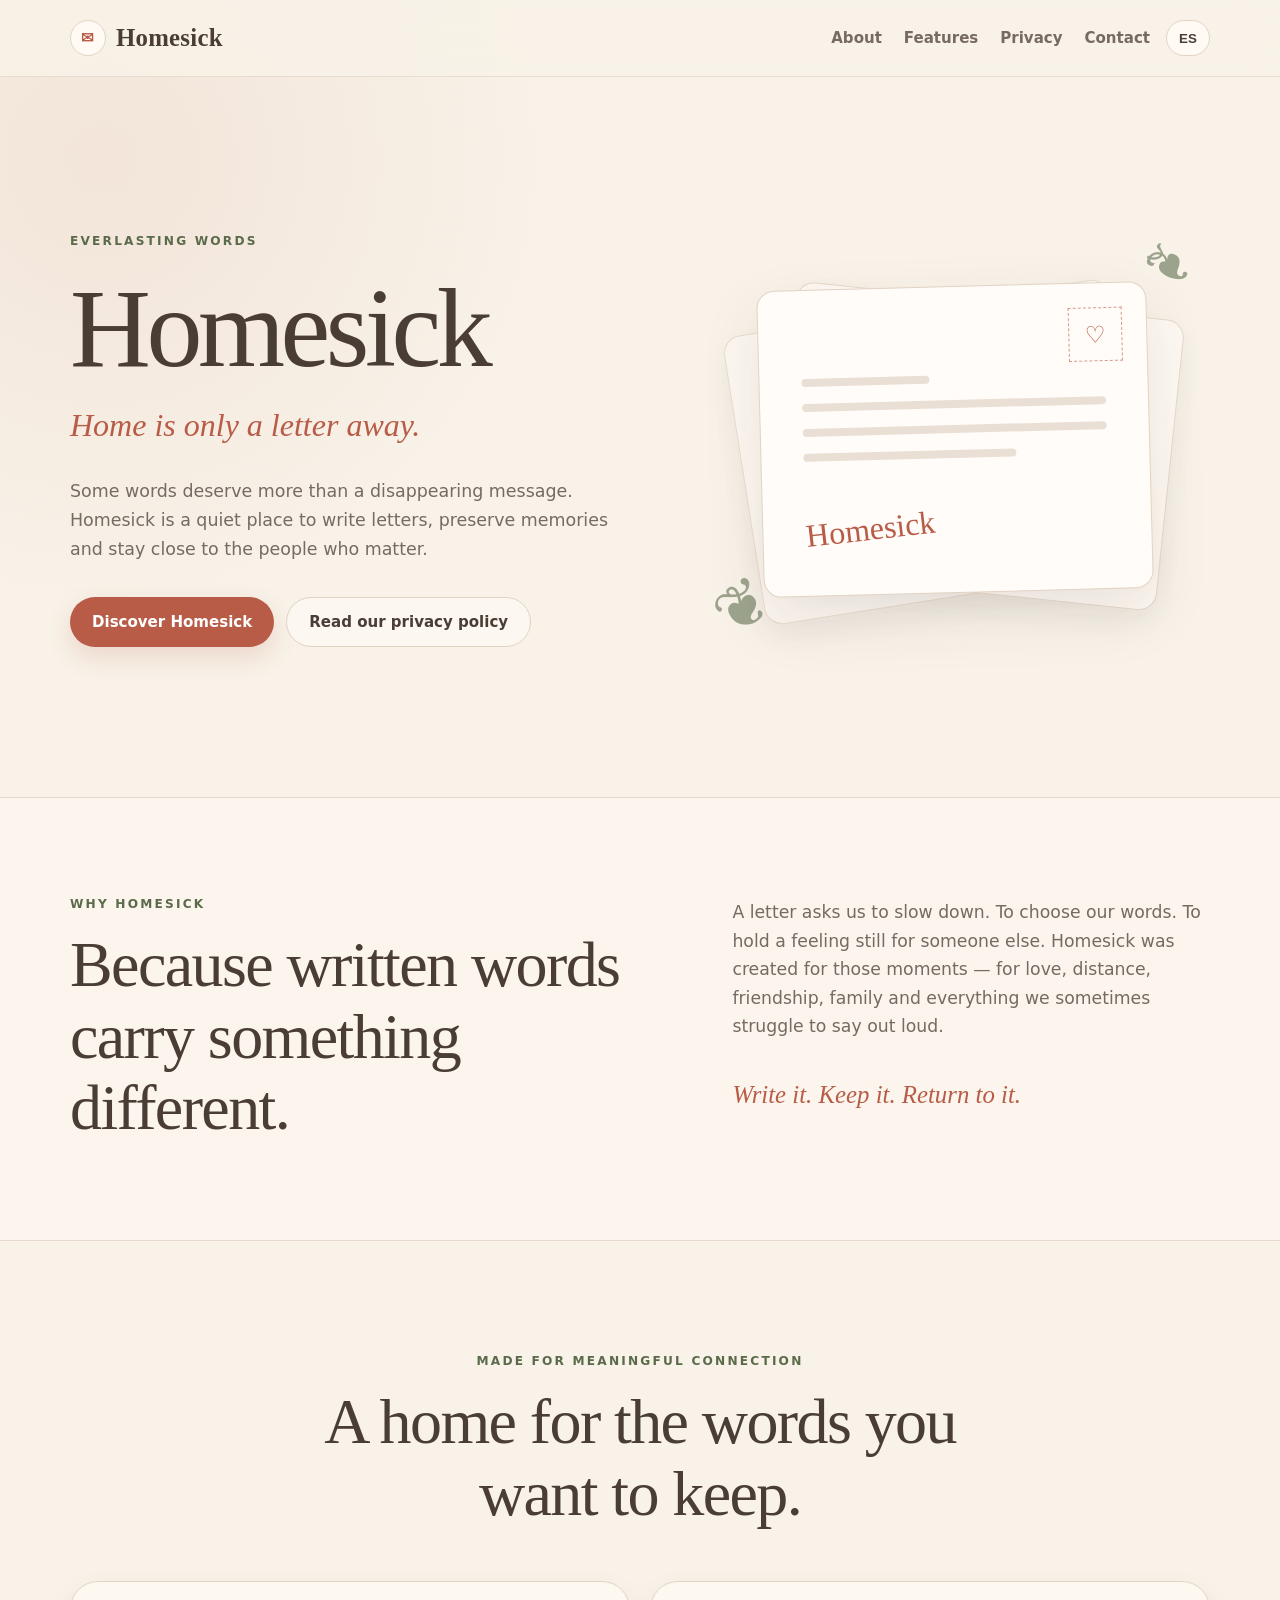
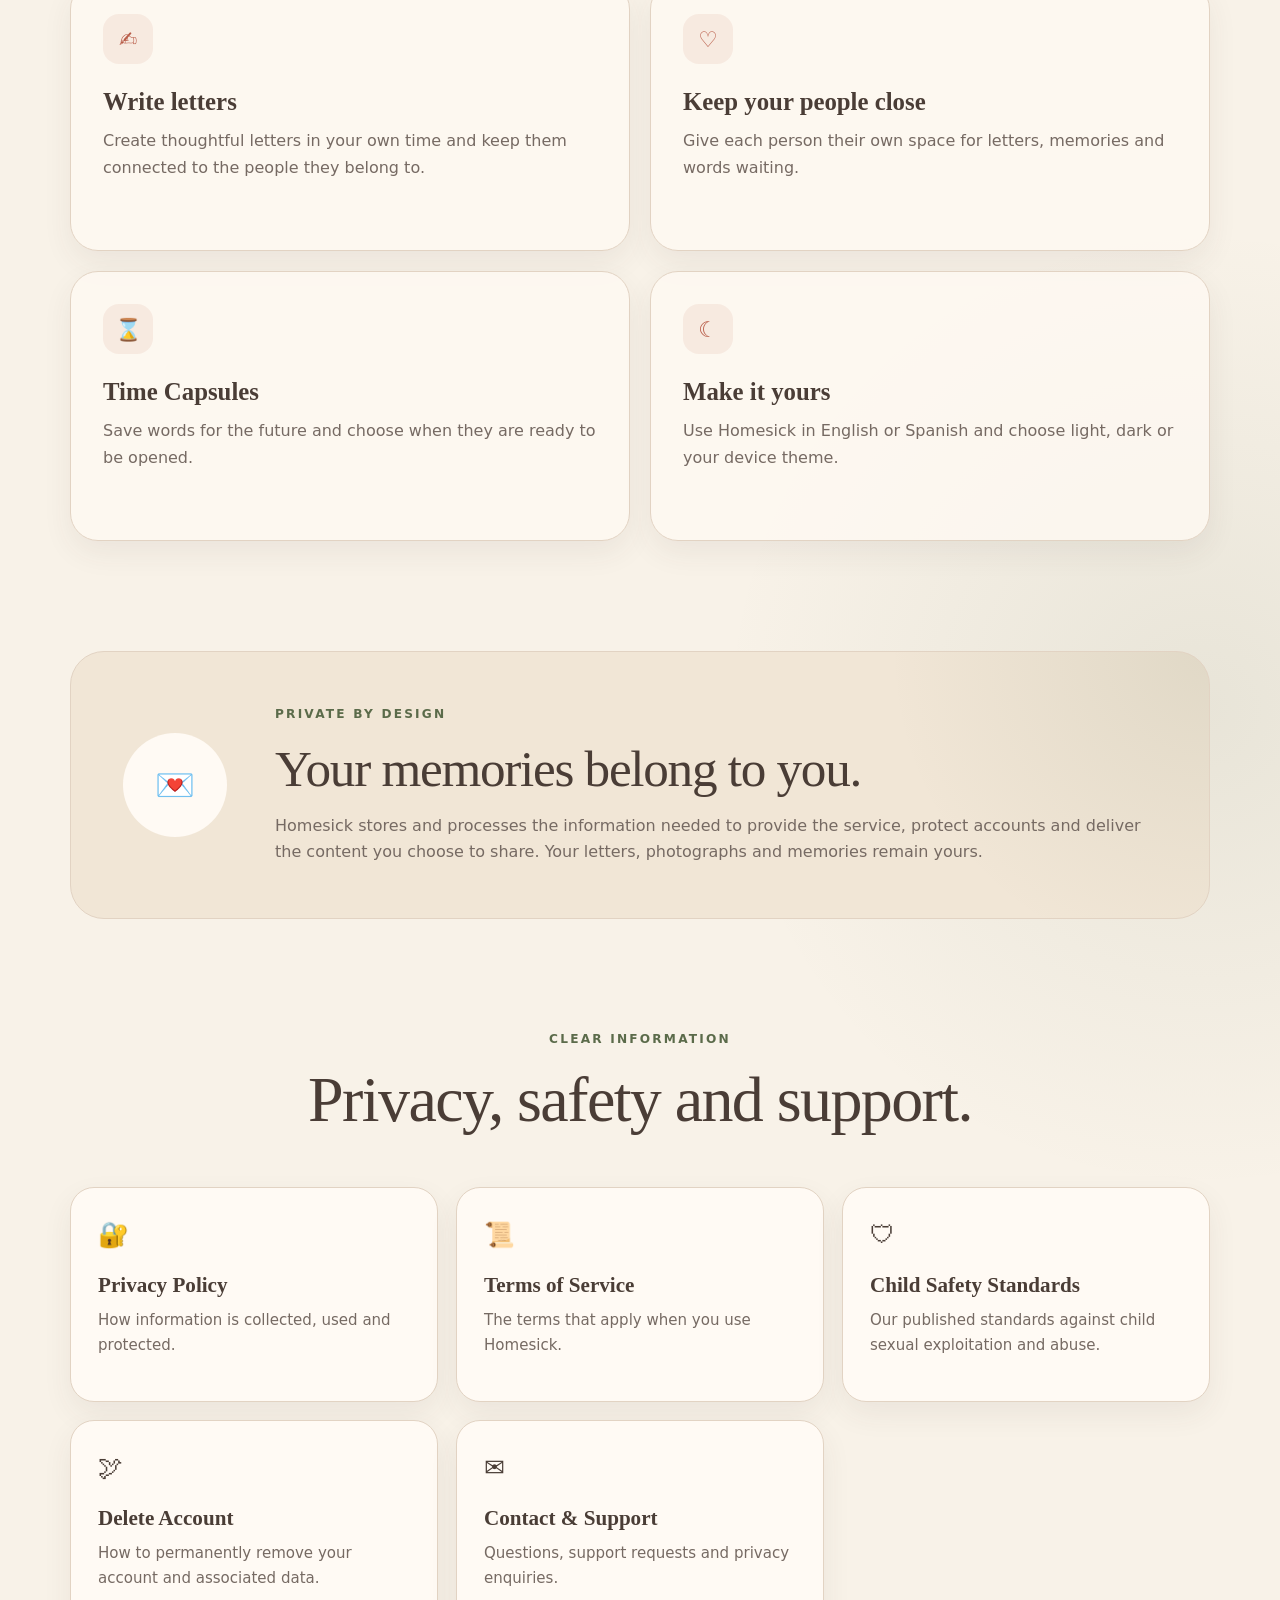
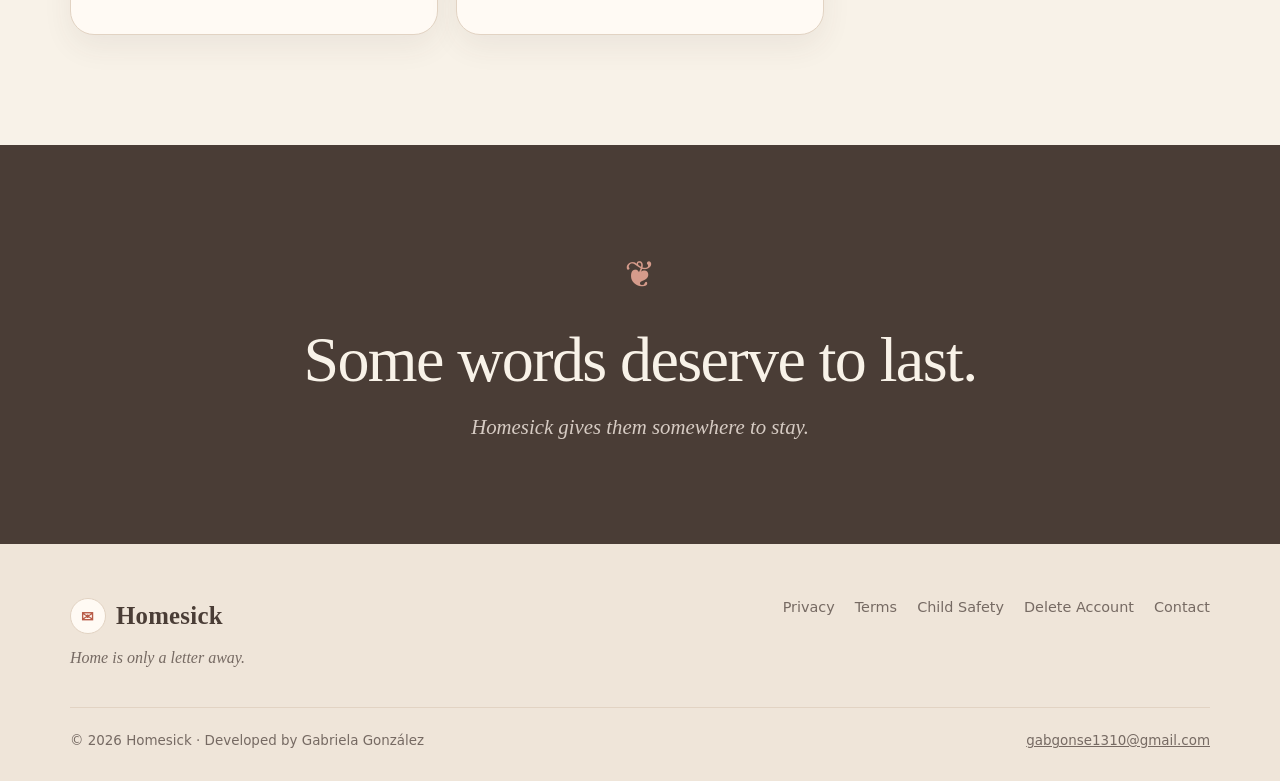
<file: index.html>
<!doctype html>
<html lang="en">
<head>
  <meta charset="utf-8">
  <meta name="viewport" content="width=device-width, initial-scale=1">
  <meta name="theme-color" content="#F8F2E8">
  <meta name="description" content="Homesick is a private letter-writing and time capsule app for meaningful connections. Home is only a letter away.">
  <title>Homesick · Home is only a letter away</title>
  <link rel="stylesheet" href="style.css">
  <script defer src="script.js"></script>
</head>
<body>
  <header class="site-header">
    <div class="wrapper nav">
      <a class="brand" href="index.html" aria-label="Homesick home">
        <span class="brand-mark" aria-hidden="true">✉</span>
        <span>Homesick</span>
      </a>

      <div class="nav-actions">
        <nav class="nav-links" aria-label="Main navigation">
          <a href="#about" data-en="About" data-es="Sobre Homesick">About</a>
          <a href="#features" data-en="Features" data-es="Funciones">Features</a>
          <a href="#privacy" data-en="Privacy" data-es="Privacidad">Privacy</a>
          <a href="contact.html" data-en="Contact" data-es="Contacto">Contact</a>
        </nav>

        <button class="language-toggle" id="languageToggle" type="button" aria-label="Switch language">
          <span id="languageLabel">ES</span>
        </button>
      </div>
    </div>
  </header>

  <main>
    <section class="hero wrapper">
      <div class="hero-copy">
        <p class="eyebrow" data-en="Everlasting words" data-es="Palabras que permanecen">
          Everlasting words
        </p>

        <h1>Homesick</h1>

        <p class="tagline"
           data-en="Home is only a letter away."
           data-es="El hogar está a solo una carta de distancia.">
          Home is only a letter away.
        </p>

        <p class="lead"
           data-en="Some words deserve more than a disappearing message. Homesick is a quiet place to write letters, preserve memories and stay close to the people who matter."
           data-es="Algunas palabras merecen más que un mensaje que desaparece. Homesick es un espacio tranquilo para escribir cartas, guardar recuerdos y sentir cerca a las personas que importan.">
          Some words deserve more than a disappearing message. Homesick is a quiet place to write letters, preserve memories and stay close to the people who matter.
        </p>

        <div class="hero-actions">
          <a class="button primary" href="#features"
             data-en="Discover Homesick"
             data-es="Descubre Homesick">
            Discover Homesick
          </a>
          <a class="button secondary" href="privacy.html"
             data-en="Read our privacy policy"
             data-es="Lee nuestra política de privacidad">
            Read our privacy policy
          </a>
        </div>
      </div>

      <div class="hero-art" aria-hidden="true">
        <div class="letter-stack letter-back"></div>
        <div class="letter-stack letter-mid"></div>
        <div class="letter-card">
          <div class="stamp">♡</div>
          <div class="letter-line short"></div>
          <div class="letter-line"></div>
          <div class="letter-line"></div>
          <div class="letter-line medium"></div>
          <div class="signature">Homesick</div>
        </div>
        <span class="sprig sprig-one">❦</span>
        <span class="sprig sprig-two">❧</span>
      </div>
    </section>

    <section class="story-section" id="about">
      <div class="wrapper story-grid">
        <div class="section-heading">
          <p class="eyebrow" data-en="Why Homesick" data-es="Por qué Homesick">Why Homesick</p>
          <h2 data-en="Because written words carry something different."
              data-es="Porque las palabras escritas llevan algo diferente.">
            Because written words carry something different.
          </h2>
        </div>

        <div class="story-copy">
          <p data-en="A letter asks us to slow down. To choose our words. To hold a feeling still for someone else. Homesick was created for those moments — for love, distance, friendship, family and everything we sometimes struggle to say out loud."
             data-es="Una carta nos pide bajar el ritmo. Elegir nuestras palabras. Detener un sentimiento por un momento para otra persona. Homesick nació para esos instantes: para el amor, la distancia, la amistad, la familia y todo aquello que a veces cuesta decir en voz alta.">
            A letter asks us to slow down. To choose our words. To hold a feeling still for someone else. Homesick was created for those moments — for love, distance, friendship, family and everything we sometimes struggle to say out loud.
          </p>
          <p class="quote"
             data-en="Write it. Keep it. Return to it."
             data-es="Escríbelo. Guárdalo. Vuelve a él.">
            Write it. Keep it. Return to it.
          </p>
        </div>
      </div>
    </section>

    <section class="features wrapper" id="features">
      <div class="section-heading centered">
        <p class="eyebrow" data-en="Made for meaningful connection" data-es="Creado para conexiones que importan">
          Made for meaningful connection
        </p>
        <h2 data-en="A home for the words you want to keep."
            data-es="Un hogar para las palabras que quieres conservar.">
          A home for the words you want to keep.
        </h2>
      </div>

      <div class="feature-grid">
        <article class="feature-card">
          <div class="feature-icon">✍</div>
          <h3 data-en="Write letters" data-es="Escribe cartas">Write letters</h3>
          <p data-en="Create thoughtful letters in your own time and keep them connected to the people they belong to."
             data-es="Crea cartas con calma y mantenlas vinculadas a las personas a quienes pertenecen.">
            Create thoughtful letters in your own time and keep them connected to the people they belong to.
          </p>
        </article>

        <article class="feature-card">
          <div class="feature-icon">♡</div>
          <h3 data-en="Keep your people close" data-es="Mantén cerca a tu gente">Keep your people close</h3>
          <p data-en="Give each person their own space for letters, memories and words waiting."
             data-es="Dale a cada persona su propio espacio para cartas, recuerdos y palabras esperando.">
            Give each person their own space for letters, memories and words waiting.
          </p>
        </article>

        <article class="feature-card">
          <div class="feature-icon">⌛</div>
          <h3 data-en="Time Capsules" data-es="Cápsulas del tiempo">Time Capsules</h3>
          <p data-en="Save words for the future and choose when they are ready to be opened."
             data-es="Guarda palabras para el futuro y elige cuándo estarán listas para ser abiertas.">
            Save words for the future and choose when they are ready to be opened.
          </p>
        </article>

        <article class="feature-card">
          <div class="feature-icon">☾</div>
          <h3 data-en="Make it yours" data-es="Hazlo tuyo">Make it yours</h3>
          <p data-en="Use Homesick in English or Spanish and choose light, dark or your device theme."
             data-es="Usa Homesick en inglés o español y elige tema claro, oscuro o el de tu dispositivo.">
            Use Homesick in English or Spanish and choose light, dark or your device theme.
          </p>
        </article>
      </div>
    </section>

    <section class="keepsake-section">
      <div class="wrapper keepsake-card">
        <div class="keepsake-mark" aria-hidden="true">💌</div>
        <div>
          <p class="eyebrow" data-en="Private by design" data-es="Privado por diseño">Private by design</p>
          <h2 data-en="Your memories belong to you."
              data-es="Tus recuerdos te pertenecen.">
            Your memories belong to you.
          </h2>
          <p data-en="Homesick stores and processes the information needed to provide the service, protect accounts and deliver the content you choose to share. Your letters, photographs and memories remain yours."
             data-es="Homesick almacena y procesa la información necesaria para prestar el servicio, proteger las cuentas y entregar el contenido que decides compartir. Tus cartas, fotografías y recuerdos siguen siendo tuyos.">
            Homesick stores and processes the information needed to provide the service, protect accounts and deliver the content you choose to share. Your letters, photographs and memories remain yours.
          </p>
        </div>
      </div>
    </section>

    <section class="legal wrapper" id="privacy">
      <div class="section-heading centered">
        <p class="eyebrow" data-en="Clear information" data-es="Información clara">Clear information</p>
        <h2 data-en="Privacy, safety and support."
            data-es="Privacidad, seguridad y soporte.">
          Privacy, safety and support.
        </h2>
      </div>

      <div class="legal-grid">
        <a class="legal-card" href="privacy.html">
          <span class="legal-icon">🔐</span>
          <h3 data-en="Privacy Policy" data-es="Política de Privacidad">Privacy Policy</h3>
          <p data-en="How information is collected, used and protected."
             data-es="Cómo se recopila, utiliza y protege la información.">
            How information is collected, used and protected.
          </p>
        </a>

        <a class="legal-card" href="terms.html">
          <span class="legal-icon">📜</span>
          <h3 data-en="Terms of Service" data-es="Términos de Servicio">Terms of Service</h3>
          <p data-en="The terms that apply when you use Homesick."
             data-es="Las condiciones que se aplican al usar Homesick.">
            The terms that apply when you use Homesick.
          </p>
        </a>

        <a class="legal-card" href="child-safety.html">
          <span class="legal-icon">🛡</span>
          <h3 data-en="Child Safety Standards" data-es="Estándares de Seguridad Infantil">Child Safety Standards</h3>
          <p data-en="Our published standards against child sexual exploitation and abuse."
             data-es="Nuestros estándares publicados contra la explotación y el abuso sexual infantil.">
            Our published standards against child sexual exploitation and abuse.
          </p>
        </a>

        <a class="legal-card" href="delete-account.html">
          <span class="legal-icon">🕊</span>
          <h3 data-en="Delete Account" data-es="Eliminar Cuenta">Delete Account</h3>
          <p data-en="How to permanently remove your account and associated data."
             data-es="Cómo eliminar de forma permanente tu cuenta y los datos asociados.">
            How to permanently remove your account and associated data.
          </p>
        </a>

        <a class="legal-card" href="contact.html">
          <span class="legal-icon">✉</span>
          <h3 data-en="Contact & Support" data-es="Contacto y Soporte">Contact & Support</h3>
          <p data-en="Questions, support requests and privacy enquiries."
             data-es="Consultas, solicitudes de soporte y preguntas sobre privacidad.">
            Questions, support requests and privacy enquiries.
          </p>
        </a>
      </div>
    </section>

    <section class="closing">
      <div class="wrapper closing-inner">
        <span class="closing-flower" aria-hidden="true">❦</span>
        <h2 data-en="Some words deserve to last."
            data-es="Algunas palabras merecen permanecer.">
          Some words deserve to last.
        </h2>
        <p data-en="Homesick gives them somewhere to stay."
           data-es="Homesick les da un lugar donde quedarse.">
          Homesick gives them somewhere to stay.
        </p>
      </div>
    </section>
  </main>

  <footer>
    <div class="wrapper footer-grid">
      <div>
        <a class="brand footer-brand" href="index.html">
          <span class="brand-mark" aria-hidden="true">✉</span>
          <span>Homesick</span>
        </a>
        <p class="footer-tagline"
           data-en="Home is only a letter away."
           data-es="El hogar está a solo una carta de distancia.">
          Home is only a letter away.
        </p>
      </div>

      <div class="footer-links">
        <a href="privacy.html" data-en="Privacy" data-es="Privacidad">Privacy</a>
        <a href="terms.html" data-en="Terms" data-es="Términos">Terms</a>
        <a href="child-safety.html" data-en="Child Safety" data-es="Seguridad Infantil">Child Safety</a>
        <a href="delete-account.html" data-en="Delete Account" data-es="Eliminar Cuenta">Delete Account</a>
        <a href="contact.html" data-en="Contact" data-es="Contacto">Contact</a>
      </div>
    </div>

    <div class="wrapper copyright">
      <p>© 2026 Homesick · Developed by Gabriela González</p>
      <a href="mailto:gabgonse1310@gmail.com">gabgonse1310@gmail.com</a>
    </div>
  </footer>
</body>
</html>
</file>
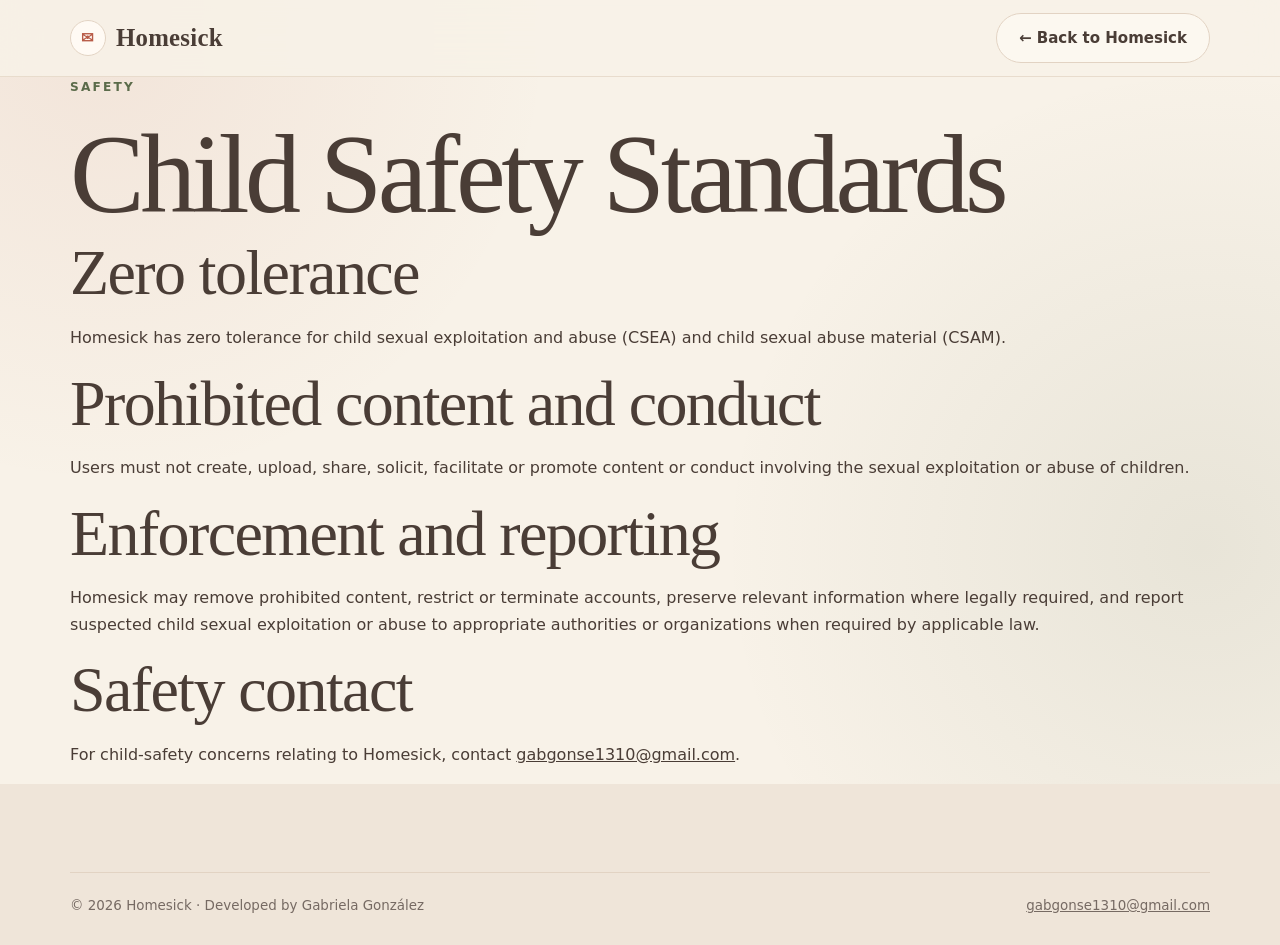
<file: child-safety.html>
<!doctype html>
<html lang="en">
<head>
  <meta charset="utf-8">
  <meta name="viewport" content="width=device-width, initial-scale=1">
  <meta name="theme-color" content="#F8F2E8">
  <title>Homesick · Child Safety Standards</title>
  <link rel="stylesheet" href="style.css">
</head>
<body>
  <header class="site-header">
    <div class="wrapper nav">
      <a class="brand" href="index.html">
        <span class="brand-mark" aria-hidden="true">✉</span>
        <span>Homesick</span>
      </a>
      <a class="button secondary" href="index.html#privacy">← Back to Homesick</a>
    </div>
  </header>
  <main>
    <section class="wrapper legal-page">
      <p class="eyebrow">Safety</p>
      <h1 class="legal-page-title">Child Safety Standards</h1>
      <div class="legal-document">
        <h2>Zero tolerance</h2>
<p>Homesick has zero tolerance for child sexual exploitation and abuse (CSEA) and child sexual abuse material (CSAM).</p>
<h2>Prohibited content and conduct</h2>
<p>Users must not create, upload, share, solicit, facilitate or promote content or conduct involving the sexual exploitation or abuse of children.</p>
<h2>Enforcement and reporting</h2>
<p>Homesick may remove prohibited content, restrict or terminate accounts, preserve relevant information where legally required, and report suspected child sexual exploitation or abuse to appropriate authorities or organizations when required by applicable law.</p>
<h2>Safety contact</h2>
<p>For child-safety concerns relating to Homesick, contact <a href="mailto:gabgonse1310@gmail.com">gabgonse1310@gmail.com</a>.</p>
      </div>
    </section>
  </main>
  <footer>
    <div class="wrapper copyright">
      <p>© 2026 Homesick · Developed by Gabriela González</p>
      <a href="mailto:gabgonse1310@gmail.com">gabgonse1310@gmail.com</a>
    </div>
  </footer>
</body>
</html>
</file>
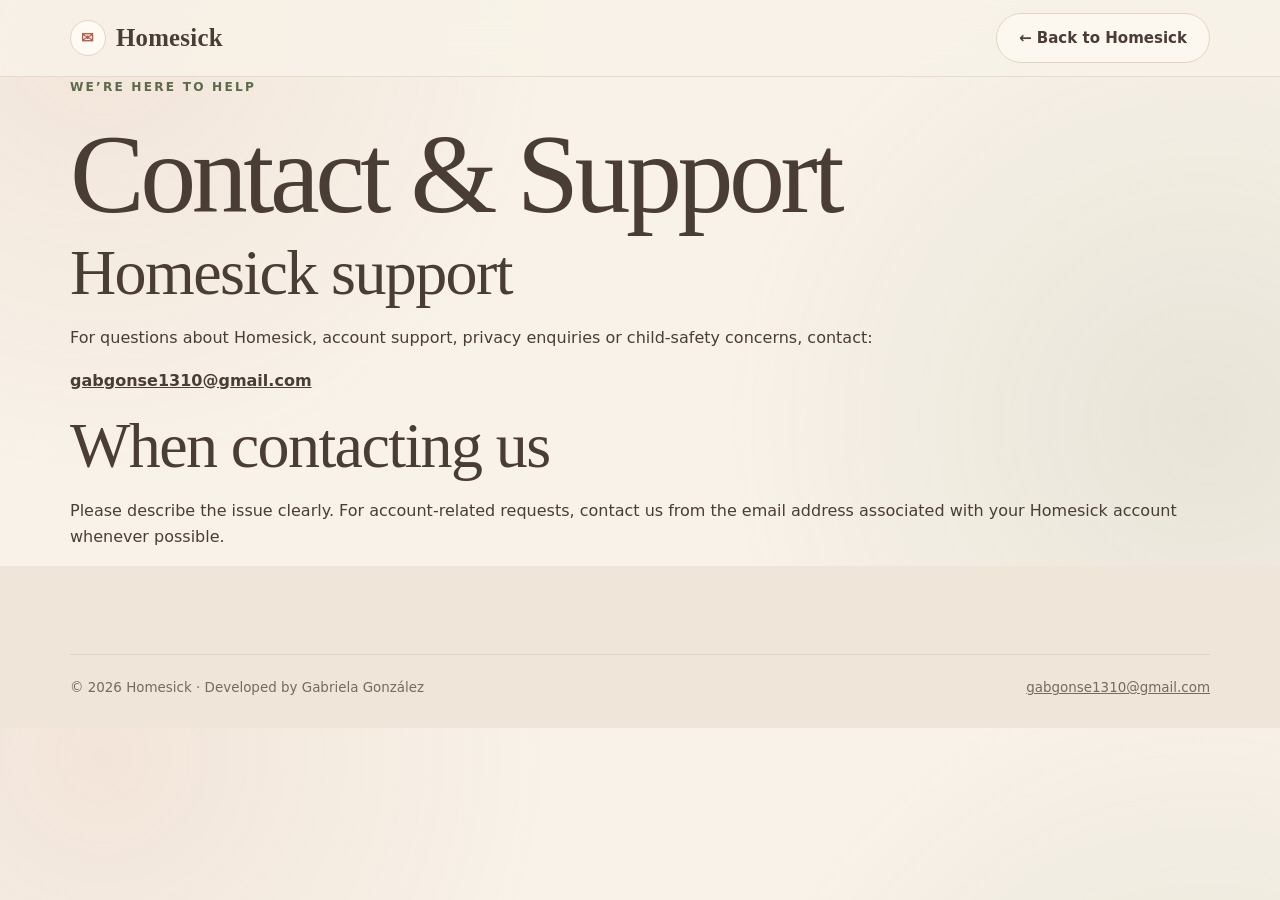
<file: contact.html>
<!doctype html>
<html lang="en">
<head>
  <meta charset="utf-8">
  <meta name="viewport" content="width=device-width, initial-scale=1">
  <meta name="theme-color" content="#F8F2E8">
  <title>Homesick · Contact & Support</title>
  <link rel="stylesheet" href="style.css">
</head>
<body>
  <header class="site-header">
    <div class="wrapper nav">
      <a class="brand" href="index.html">
        <span class="brand-mark" aria-hidden="true">✉</span>
        <span>Homesick</span>
      </a>
      <a class="button secondary" href="index.html#privacy">← Back to Homesick</a>
    </div>
  </header>
  <main>
    <section class="wrapper legal-page">
      <p class="eyebrow">We’re here to help</p>
      <h1 class="legal-page-title">Contact & Support</h1>
      <div class="legal-document">
        <h2>Homesick support</h2>
<p>For questions about Homesick, account support, privacy enquiries or child-safety concerns, contact:</p>
<p><a href="mailto:gabgonse1310@gmail.com"><strong>gabgonse1310@gmail.com</strong></a></p>
<h2>When contacting us</h2>
<p>Please describe the issue clearly. For account-related requests, contact us from the email address associated with your Homesick account whenever possible.</p>
      </div>
    </section>
  </main>
  <footer>
    <div class="wrapper copyright">
      <p>© 2026 Homesick · Developed by Gabriela González</p>
      <a href="mailto:gabgonse1310@gmail.com">gabgonse1310@gmail.com</a>
    </div>
  </footer>
</body>
</html>
</file>
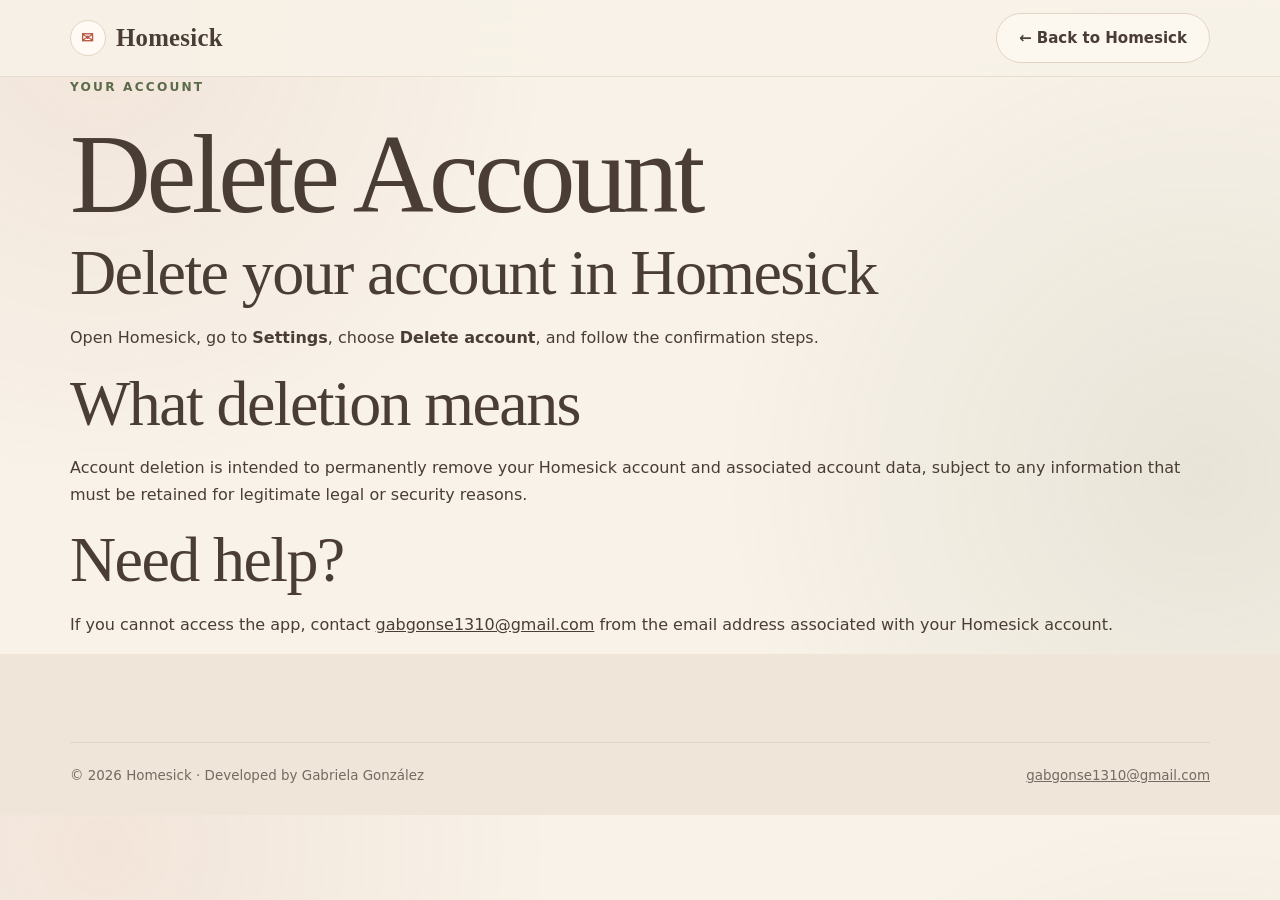
<file: delete-account.html>
<!doctype html>
<html lang="en">
<head>
  <meta charset="utf-8">
  <meta name="viewport" content="width=device-width, initial-scale=1">
  <meta name="theme-color" content="#F8F2E8">
  <title>Homesick · Delete Account</title>
  <link rel="stylesheet" href="style.css">
</head>
<body>
  <header class="site-header">
    <div class="wrapper nav">
      <a class="brand" href="index.html">
        <span class="brand-mark" aria-hidden="true">✉</span>
        <span>Homesick</span>
      </a>
      <a class="button secondary" href="index.html#privacy">← Back to Homesick</a>
    </div>
  </header>
  <main>
    <section class="wrapper legal-page">
      <p class="eyebrow">Your account</p>
      <h1 class="legal-page-title">Delete Account</h1>
      <div class="legal-document">
        <h2>Delete your account in Homesick</h2>
<p>Open Homesick, go to <strong>Settings</strong>, choose <strong>Delete account</strong>, and follow the confirmation steps.</p>
<h2>What deletion means</h2>
<p>Account deletion is intended to permanently remove your Homesick account and associated account data, subject to any information that must be retained for legitimate legal or security reasons.</p>
<h2>Need help?</h2>
<p>If you cannot access the app, contact <a href="mailto:gabgonse1310@gmail.com">gabgonse1310@gmail.com</a> from the email address associated with your Homesick account.</p>
      </div>
    </section>
  </main>
  <footer>
    <div class="wrapper copyright">
      <p>© 2026 Homesick · Developed by Gabriela González</p>
      <a href="mailto:gabgonse1310@gmail.com">gabgonse1310@gmail.com</a>
    </div>
  </footer>
</body>
</html>
</file>
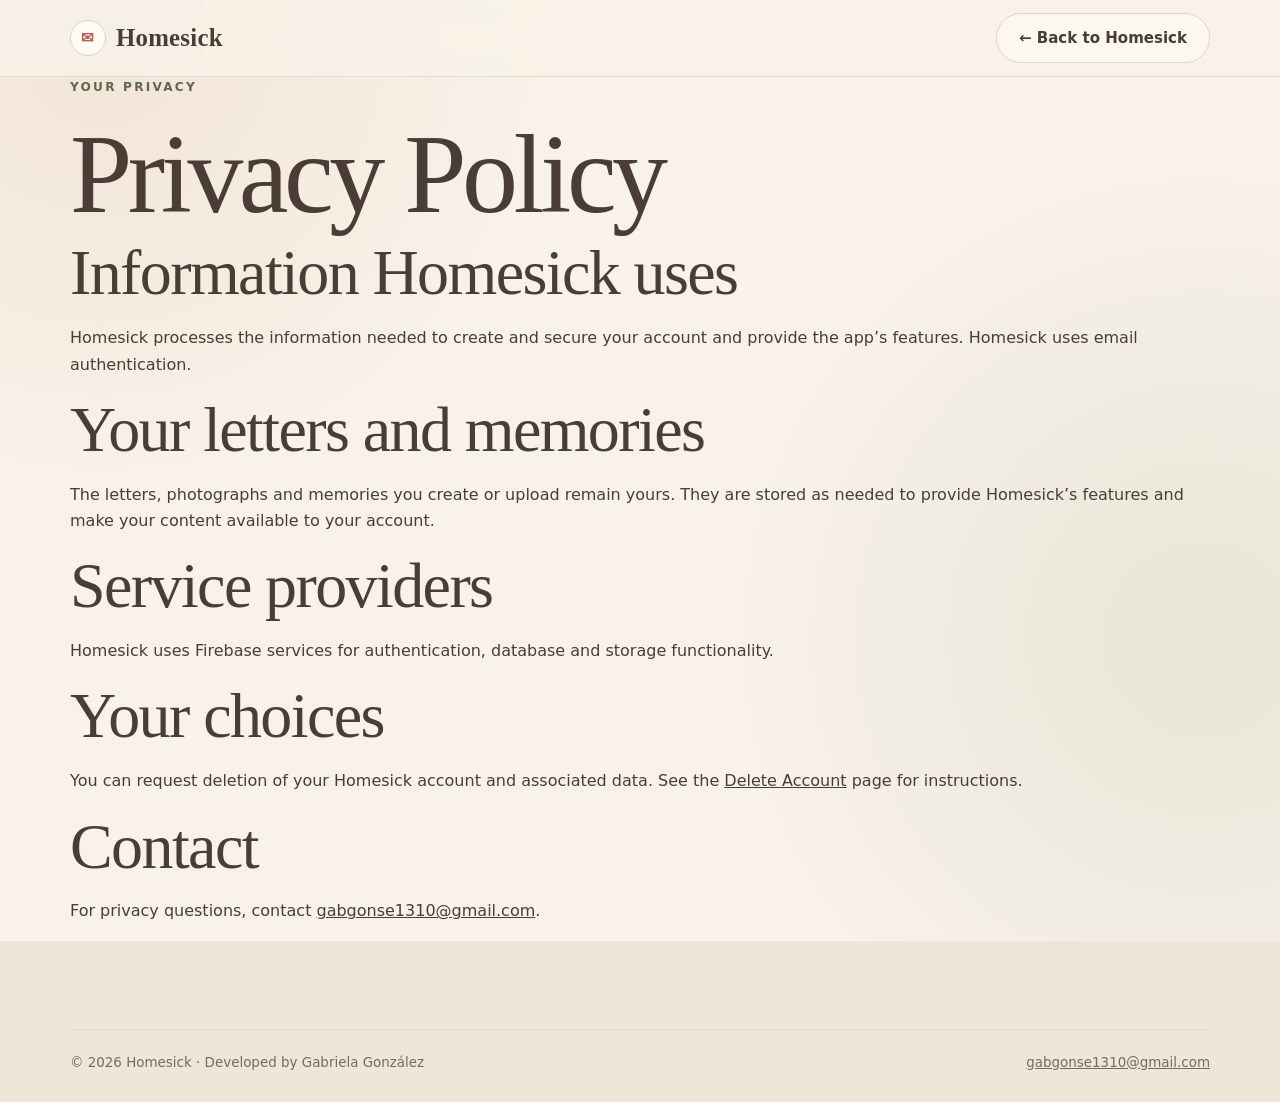
<file: privacy.html>
<!doctype html>
<html lang="en">
<head>
  <meta charset="utf-8">
  <meta name="viewport" content="width=device-width, initial-scale=1">
  <meta name="theme-color" content="#F8F2E8">
  <title>Homesick · Privacy Policy</title>
  <link rel="stylesheet" href="style.css">
</head>
<body>
  <header class="site-header">
    <div class="wrapper nav">
      <a class="brand" href="index.html">
        <span class="brand-mark" aria-hidden="true">✉</span>
        <span>Homesick</span>
      </a>
      <a class="button secondary" href="index.html#privacy">← Back to Homesick</a>
    </div>
  </header>
  <main>
    <section class="wrapper legal-page">
      <p class="eyebrow">Your privacy</p>
      <h1 class="legal-page-title">Privacy Policy</h1>
      <div class="legal-document">
        <h2>Information Homesick uses</h2>
<p>Homesick processes the information needed to create and secure your account and provide the app’s features. Homesick uses email authentication.</p>
<h2>Your letters and memories</h2>
<p>The letters, photographs and memories you create or upload remain yours. They are stored as needed to provide Homesick’s features and make your content available to your account.</p>
<h2>Service providers</h2>
<p>Homesick uses Firebase services for authentication, database and storage functionality.</p>
<h2>Your choices</h2>
<p>You can request deletion of your Homesick account and associated data. See the <a href="delete-account.html">Delete Account</a> page for instructions.</p>
<h2>Contact</h2>
<p>For privacy questions, contact <a href="mailto:gabgonse1310@gmail.com">gabgonse1310@gmail.com</a>.</p>
      </div>
    </section>
  </main>
  <footer>
    <div class="wrapper copyright">
      <p>© 2026 Homesick · Developed by Gabriela González</p>
      <a href="mailto:gabgonse1310@gmail.com">gabgonse1310@gmail.com</a>
    </div>
  </footer>
</body>
</html>
</file>
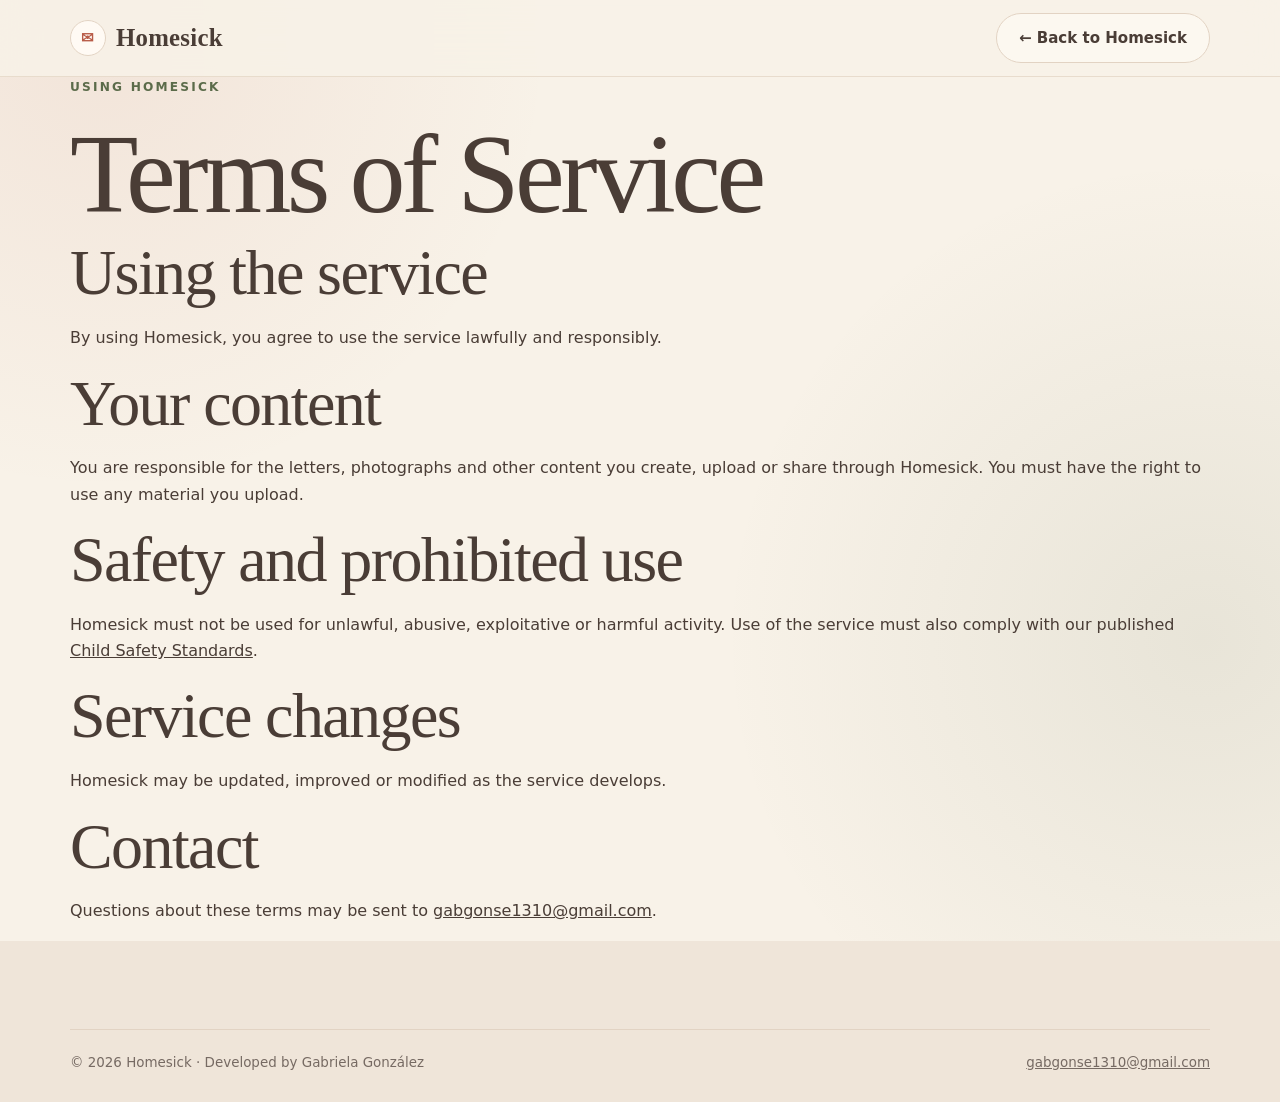
<file: terms.html>
<!doctype html>
<html lang="en">
<head>
  <meta charset="utf-8">
  <meta name="viewport" content="width=device-width, initial-scale=1">
  <meta name="theme-color" content="#F8F2E8">
  <title>Homesick · Terms of Service</title>
  <link rel="stylesheet" href="style.css">
</head>
<body>
  <header class="site-header">
    <div class="wrapper nav">
      <a class="brand" href="index.html">
        <span class="brand-mark" aria-hidden="true">✉</span>
        <span>Homesick</span>
      </a>
      <a class="button secondary" href="index.html#privacy">← Back to Homesick</a>
    </div>
  </header>
  <main>
    <section class="wrapper legal-page">
      <p class="eyebrow">Using Homesick</p>
      <h1 class="legal-page-title">Terms of Service</h1>
      <div class="legal-document">
        <h2>Using the service</h2>
<p>By using Homesick, you agree to use the service lawfully and responsibly.</p>
<h2>Your content</h2>
<p>You are responsible for the letters, photographs and other content you create, upload or share through Homesick. You must have the right to use any material you upload.</p>
<h2>Safety and prohibited use</h2>
<p>Homesick must not be used for unlawful, abusive, exploitative or harmful activity. Use of the service must also comply with our published <a href="child-safety.html">Child Safety Standards</a>.</p>
<h2>Service changes</h2>
<p>Homesick may be updated, improved or modified as the service develops.</p>
<h2>Contact</h2>
<p>Questions about these terms may be sent to <a href="mailto:gabgonse1310@gmail.com">gabgonse1310@gmail.com</a>.</p>
      </div>
    </section>
  </main>
  <footer>
    <div class="wrapper copyright">
      <p>© 2026 Homesick · Developed by Gabriela González</p>
      <a href="mailto:gabgonse1310@gmail.com">gabgonse1310@gmail.com</a>
    </div>
  </footer>
</body>
</html>
</file>
<file: style.css>
:root {
  --cream: #f8f2e8;
  --paper: #fffaf4;
  --warm-paper: #f1e6d6;
  --ink: #4a3d36;
  --soft-ink: #766a63;
  --terracotta: #b85b47;
  --terracotta-soft: #d59b8b;
  --olive: #5b6b4a;
  --border: #e2d3c3;
  --shadow: 0 24px 60px rgba(74, 61, 54, 0.10);
  --shadow-soft: 0 12px 30px rgba(74, 61, 54, 0.07);
  --radius: 28px;
  --display: Georgia, "Times New Roman", serif;
  --body: Inter, ui-sans-serif, system-ui, -apple-system, BlinkMacSystemFont, "Segoe UI", sans-serif;
}

* { box-sizing: border-box; }
html { scroll-behavior: smooth; }

body {
  margin: 0;
  background:
    radial-gradient(circle at 8% 4%, rgba(184, 91, 71, .09), transparent 28rem),
    radial-gradient(circle at 94% 58%, rgba(91, 107, 74, .10), transparent 30rem),
    var(--cream);
  color: var(--ink);
  font-family: var(--body);
  line-height: 1.65;
}

a { color: inherit; }
.wrapper { width: min(1140px, calc(100% - 40px)); margin: 0 auto; }

.site-header {
  position: sticky;
  top: 0;
  z-index: 50;
  border-bottom: 1px solid rgba(226, 211, 195, .72);
  background: rgba(248, 242, 232, .88);
  backdrop-filter: blur(18px);
  -webkit-backdrop-filter: blur(18px);
}

.nav {
  min-height: 76px;
  display: flex;
  align-items: center;
  justify-content: space-between;
  gap: 24px;
}

.brand {
  display: inline-flex;
  align-items: center;
  gap: 10px;
  text-decoration: none;
  font-family: var(--display);
  font-size: 1.55rem;
  font-weight: 600;
  letter-spacing: .01em;
}

.brand-mark {
  width: 36px;
  height: 36px;
  display: inline-grid;
  place-items: center;
  border: 1px solid var(--border);
  border-radius: 50%;
  background: var(--paper);
  color: var(--terracotta);
  font-size: .95rem;
}

.nav-actions {
  display: flex;
  align-items: center;
  gap: 16px;
}

.nav-links {
  display: flex;
  align-items: center;
  gap: 22px;
}

.nav-links a {
  text-decoration: none;
  color: var(--soft-ink);
  font-size: .94rem;
  font-weight: 560;
}

.nav-links a:hover { color: var(--terracotta); }

.language-toggle {
  width: 44px;
  height: 36px;
  border: 1px solid var(--border);
  border-radius: 999px;
  background: var(--paper);
  color: var(--ink);
  font-weight: 750;
  cursor: pointer;
}

.hero {
  min-height: 720px;
  padding: 96px 0 92px;
  display: grid;
  grid-template-columns: 1.04fr .96fr;
  gap: 78px;
  align-items: center;
}

.eyebrow {
  margin: 0 0 15px;
  color: var(--olive);
  text-transform: uppercase;
  letter-spacing: .18em;
  font-size: .76rem;
  font-weight: 800;
}

h1, h2, h3 {
  font-family: var(--display);
  line-height: 1.12;
  color: var(--ink);
}

h1 {
  margin: 0;
  font-size: clamp(4.2rem, 9vw, 7rem);
  font-weight: 500;
  letter-spacing: -.04em;
}

h2 {
  margin: 0;
  font-size: clamp(2.45rem, 5vw, 4.1rem);
  font-weight: 520;
  letter-spacing: -.025em;
}

h3 {
  margin: 0;
  font-size: 1.55rem;
  font-weight: 600;
}

.tagline {
  margin: 8px 0 25px;
  color: var(--terracotta);
  font-family: var(--display);
  font-style: italic;
  font-size: clamp(1.55rem, 3vw, 2rem);
}

.lead {
  max-width: 650px;
  margin: 0;
  color: var(--soft-ink);
  font-size: 1.09rem;
}

.hero-actions {
  display: flex;
  flex-wrap: wrap;
  gap: 12px;
  margin-top: 34px;
}

.button {
  display: inline-flex;
  align-items: center;
  justify-content: center;
  min-height: 50px;
  padding: 0 22px;
  border-radius: 999px;
  text-decoration: none;
  font-size: .94rem;
  font-weight: 750;
}

.button.primary {
  background: var(--terracotta);
  color: white;
  box-shadow: 0 10px 24px rgba(184, 91, 71, .18);
}

.button.primary:hover { transform: translateY(-2px); }

.button.secondary {
  border: 1px solid var(--border);
  background: rgba(255, 250, 244, .65);
}

.hero-art {
  position: relative;
  min-height: 470px;
  display: grid;
  place-items: center;
}

.letter-stack {
  position: absolute;
  width: min(390px, 88%);
  height: 292px;
  border: 1px solid var(--border);
  border-radius: 18px;
  background: var(--paper);
  box-shadow: var(--shadow-soft);
}

.letter-back { transform: rotate(-9deg) translate(-20px, 10px); opacity: .68; }
.letter-mid { transform: rotate(6deg) translate(22px, 5px); opacity: .78; }

.letter-card {
  position: relative;
  width: min(390px, 88%);
  min-height: 300px;
  padding: 46px 42px;
  border: 1px solid var(--border);
  border-radius: 18px;
  background:
    linear-gradient(rgba(255,255,255,.42), rgba(255,255,255,.42)),
    var(--paper);
  box-shadow: var(--shadow);
  transform: rotate(-1.5deg);
}

.stamp {
  position: absolute;
  top: 24px;
  right: 24px;
  width: 54px;
  height: 54px;
  display: grid;
  place-items: center;
  border: 1px dashed var(--terracotta-soft);
  color: var(--terracotta);
  font-family: var(--display);
  font-size: 1.45rem;
}

.letter-line {
  height: 8px;
  margin: 17px 0;
  border-radius: 99px;
  background: #eadfd5;
}
.letter-line.short { width: 42%; margin-top: 42px; }
.letter-line.medium { width: 70%; }

.signature {
  margin-top: 35px;
  color: var(--terracotta);
  font-family: "Brush Script MT", "Segoe Script", cursive;
  font-size: 2rem;
  transform: rotate(-5deg);
}

.sprig {
  position: absolute;
  z-index: 4;
  color: var(--olive);
  font-size: 4rem;
  opacity: .58;
}
.sprig-one { bottom: 14px; left: 3%; transform: rotate(-35deg); }
.sprig-two { top: 8px; right: 3%; transform: rotate(30deg); }

.story-section {
  padding: 96px 0;
  border-top: 1px solid rgba(226, 211, 195, .78);
  border-bottom: 1px solid rgba(226, 211, 195, .78);
  background: rgba(255, 250, 244, .50);
}

.story-grid {
  display: grid;
  grid-template-columns: 1fr .82fr;
  gap: 80px;
  align-items: start;
}

.story-copy {
  color: var(--soft-ink);
  font-size: 1.08rem;
}

.story-copy p:first-child { margin-top: 4px; }
.quote {
  margin-top: 34px;
  color: var(--terracotta);
  font-family: var(--display);
  font-size: 1.55rem;
  font-style: italic;
}

.features { padding: 110px 0; }
.section-heading { max-width: 700px; }
.section-heading.centered { margin: 0 auto 52px; text-align: center; }

.feature-grid {
  display: grid;
  grid-template-columns: repeat(2, 1fr);
  gap: 20px;
}

.feature-card {
  min-height: 270px;
  padding: 32px;
  border: 1px solid var(--border);
  border-radius: var(--radius);
  background: rgba(255, 250, 244, .76);
  box-shadow: var(--shadow-soft);
}

.feature-icon {
  width: 50px;
  height: 50px;
  display: grid;
  place-items: center;
  margin-bottom: 24px;
  border-radius: 16px;
  background: rgba(184, 91, 71, .09);
  color: var(--terracotta);
  font-size: 1.35rem;
}

.feature-card p {
  margin: 12px 0 0;
  color: var(--soft-ink);
}

.keepsake-section { padding: 0 0 110px; }

.keepsake-card {
  display: grid;
  grid-template-columns: 120px 1fr;
  gap: 32px;
  align-items: center;
  padding: 52px;
  border: 1px solid var(--border);
  border-radius: 34px;
  background:
    radial-gradient(circle at top right, rgba(91, 107, 74, .11), transparent 20rem),
    var(--warm-paper);
}

.keepsake-mark {
  width: 104px;
  height: 104px;
  display: grid;
  place-items: center;
  border-radius: 50%;
  background: var(--paper);
  font-size: 2rem;
}

.keepsake-card h2 { font-size: clamp(2.1rem, 4vw, 3.2rem); }
.keepsake-card p:last-child { margin-bottom: 0; color: var(--soft-ink); }

.legal { padding: 0 0 110px; }

.legal-grid {
  display: grid;
  grid-template-columns: repeat(3, 1fr);
  gap: 18px;
}

.legal-card {
  min-height: 215px;
  padding: 27px;
  border: 1px solid var(--border);
  border-radius: 24px;
  background: var(--paper);
  text-decoration: none;
  box-shadow: var(--shadow-soft);
  transition: transform .18s ease, box-shadow .18s ease;
}

.legal-card:hover {
  transform: translateY(-4px);
  box-shadow: var(--shadow);
}

.legal-icon { display: block; margin-bottom: 18px; font-size: 1.55rem; }
.legal-card h3 { font-size: 1.32rem; }
.legal-card p { margin: 10px 0 0; color: var(--soft-ink); font-size: .94rem; }

.closing {
  padding: 100px 0;
  background: var(--ink);
  color: var(--cream);
  text-align: center;
}

.closing h2 { color: var(--cream); }
.closing p { margin: 14px 0 0; color: #d6cbc3; font-family: var(--display); font-size: 1.3rem; font-style: italic; }
.closing-flower { display: inline-block; margin-bottom: 18px; color: var(--terracotta-soft); font-size: 2.3rem; }

footer {
  padding: 52px 0 28px;
  background: #efe5d9;
  color: var(--soft-ink);
}

.footer-grid {
  display: flex;
  justify-content: space-between;
  gap: 40px;
  align-items: flex-start;
}

.footer-brand { color: var(--ink); }
.footer-tagline { margin: 8px 0 0; font-family: var(--display); font-style: italic; }

.footer-links {
  display: flex;
  flex-wrap: wrap;
  justify-content: flex-end;
  gap: 12px 20px;
  max-width: 520px;
}

.footer-links a {
  text-decoration: none;
  font-size: .9rem;
}

.copyright {
  margin-top: 36px;
  padding-top: 22px;
  border-top: 1px solid var(--border);
  display: flex;
  justify-content: space-between;
  gap: 20px;
  font-size: .84rem;
}

.copyright p { margin: 0; }

@media (prefers-color-scheme: dark) {
  :root {
    --cream: #1e1a18;
    --paper: #2a2421;
    --warm-paper: #332c28;
    --ink: #f5ede4;
    --soft-ink: #d4c7bd;
    --terracotta: #e59a87;
    --terracotta-soft: #d9a293;
    --olive: #a7b492;
    --border: #4b403a;
    --shadow: 0 24px 60px rgba(0,0,0,.25);
    --shadow-soft: 0 12px 30px rgba(0,0,0,.18);
  }

  body {
    background:
      radial-gradient(circle at 8% 4%, rgba(229, 154, 135, .08), transparent 28rem),
      radial-gradient(circle at 94% 58%, rgba(167, 180, 146, .08), transparent 30rem),
      var(--cream);
  }

  .site-header { background: rgba(30, 26, 24, .88); }
  .button.primary { color: #351812; }
  .letter-line { background: #4b403a; }
  .story-section { background: rgba(42, 36, 33, .58); }
  .feature-card { background: rgba(42, 36, 33, .78); }
  footer { background: #211c1a; }
}

@media (max-width: 900px) {
  .nav-links { display: none; }
  .hero {
    min-height: auto;
    grid-template-columns: 1fr;
    gap: 48px;
    padding: 70px 0 80px;
  }
  .hero-copy { text-align: center; }
  .lead { margin: 0 auto; }
  .hero-actions { justify-content: center; }
  .story-grid { grid-template-columns: 1fr; gap: 34px; }
  .feature-grid { grid-template-columns: 1fr; }
  .legal-grid { grid-template-columns: repeat(2, 1fr); }
}

@media (max-width: 620px) {
  .wrapper { width: min(100% - 28px, 1140px); }
  .nav { min-height: 68px; }
  .hero { padding-top: 56px; }
  h1 { font-size: clamp(3.6rem, 20vw, 5rem); }
  .hero-art { min-height: 390px; }
  .letter-card { padding: 38px 28px; }
  .features, .story-section { padding-top: 78px; padding-bottom: 78px; }
  .keepsake-section, .legal { padding-bottom: 78px; }
  .keepsake-card { grid-template-columns: 1fr; padding: 34px 26px; }
  .keepsake-mark { width: 76px; height: 76px; }
  .legal-grid { grid-template-columns: 1fr; }
  .footer-grid, .copyright { display: block; }
  .footer-links { justify-content: flex-start; margin-top: 24px; }
  .copyright a { display: inline-block; margin-top: 8px; }
}
</file>
